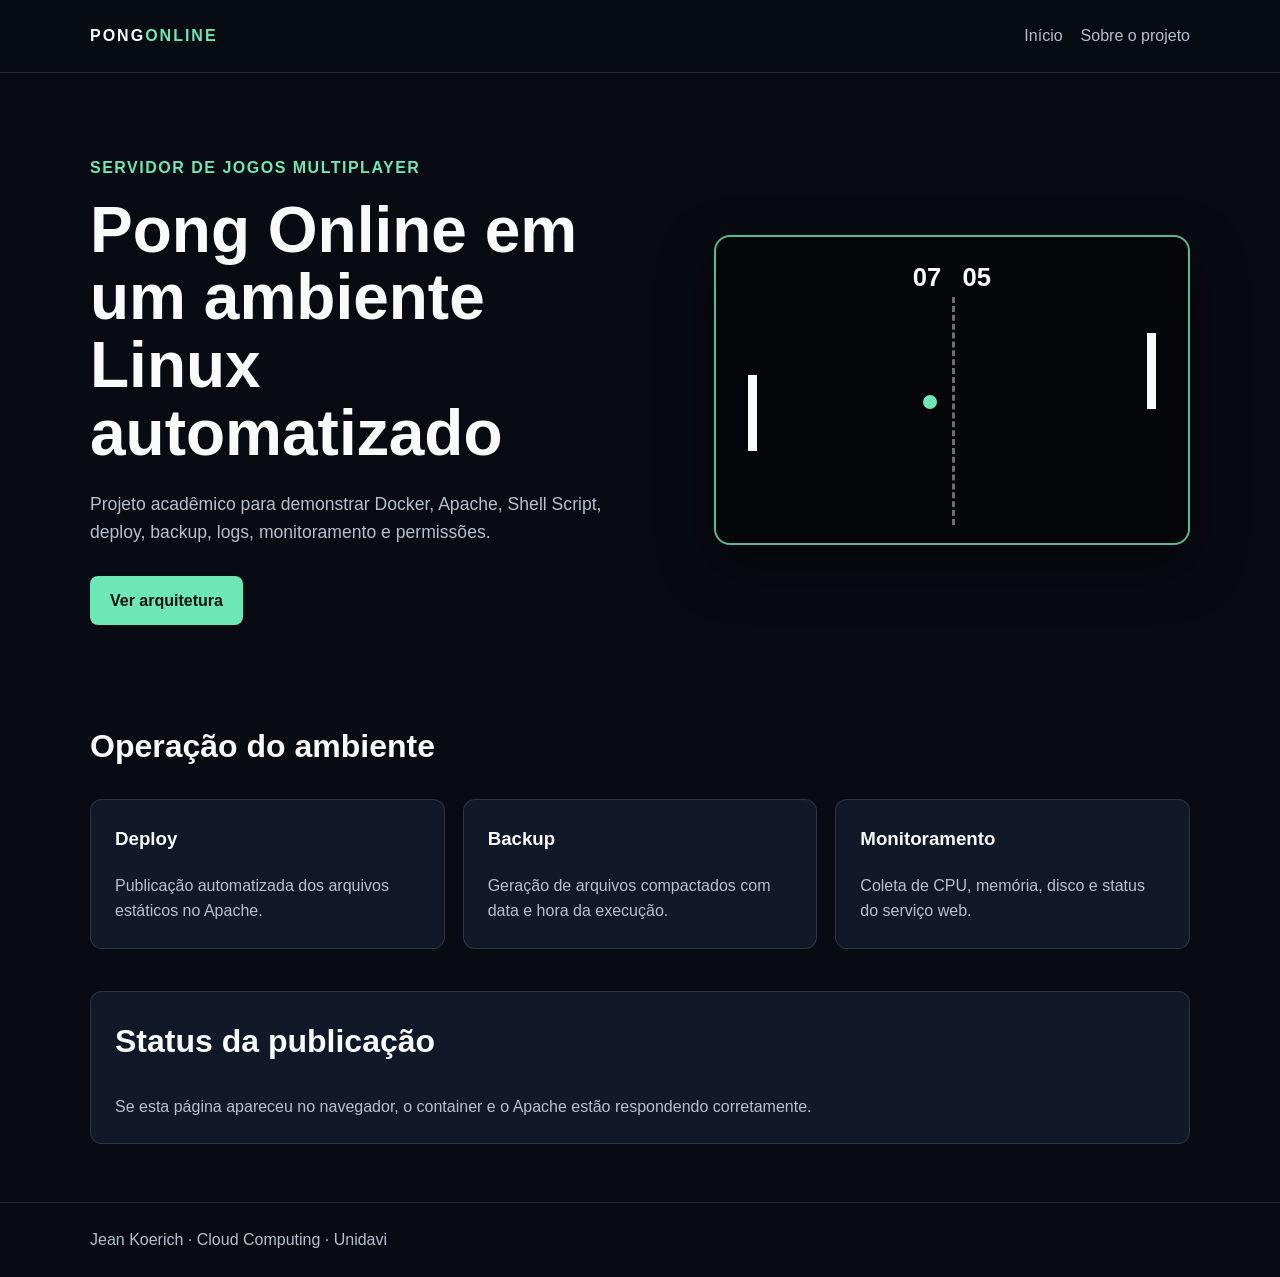
<file: source/index.html>
<!doctype html>
<html lang="pt-BR">
	<head>
		<meta charset="UTF-8" />
		<meta name="viewport" content="width=device-width, initial-scale=1.0" />
		<title>Pong Multiplayer | Ambiente Cloud</title>
		<link rel="stylesheet" href="assets/style.css" />
	</head>
	<body>
		<header class="topo">
			<div class="container navegacao">
				<a class="marca" href="index.html">PONG<span>ONLINE</span></a>
				<nav>
					<a href="index.html">Início</a>
					<a href="sobre.html">Sobre o projeto</a>
				</nav>
			</div>
		</header>

		<main>
			<section class="hero">
				<div class="container hero-grid">
					<div>
						<p class="tag">Servidor de jogos multiplayer</p>
						<h1>Pong Online em um ambiente Linux automatizado</h1>
						<p class="descricao">
							Projeto acadêmico para demonstrar Docker, Apache, Shell Script, deploy,
							backup, logs, monitoramento e permissões.
						</p>
						<a class="botao" href="sobre.html">Ver arquitetura</a>
					</div>
					<div class="painel-jogo" aria-label="Representação visual do Pong">
						<span class="placar">07&nbsp;&nbsp;&nbsp;05</span>
						<span class="linha"></span>
						<span class="raquete esquerda"></span>
						<span class="bola"></span>
						<span class="raquete direita"></span>
					</div>
				</div>
			</section>

			<section class="container secao">
				<h2>Operação do ambiente</h2>
				<div class="cards">
					<article class="card">
						<h3>Deploy</h3>
						<p>Publicação automatizada dos arquivos estáticos no Apache.</p>
					</article>
					<article class="card">
						<h3>Backup</h3>
						<p>Geração de arquivos compactados com data e hora da execução.</p>
					</article>
					<article class="card">
						<h3>Monitoramento</h3>
						<p>Coleta de CPU, memória, disco e status do serviço web.</p>
					</article>
				</div>
			</section>

			<section class="container secao destaque">
				<h2>Status da publicação</h2>
				<p>
					Se esta página apareceu no navegador, o container e o Apache estão
					respondendo corretamente.
				</p>
			</section>
		</main>

		<footer>
			<div class="container">Jean Koerich · Cloud Computing · Unidavi</div>
		</footer>
	</body>
</html>
</file>
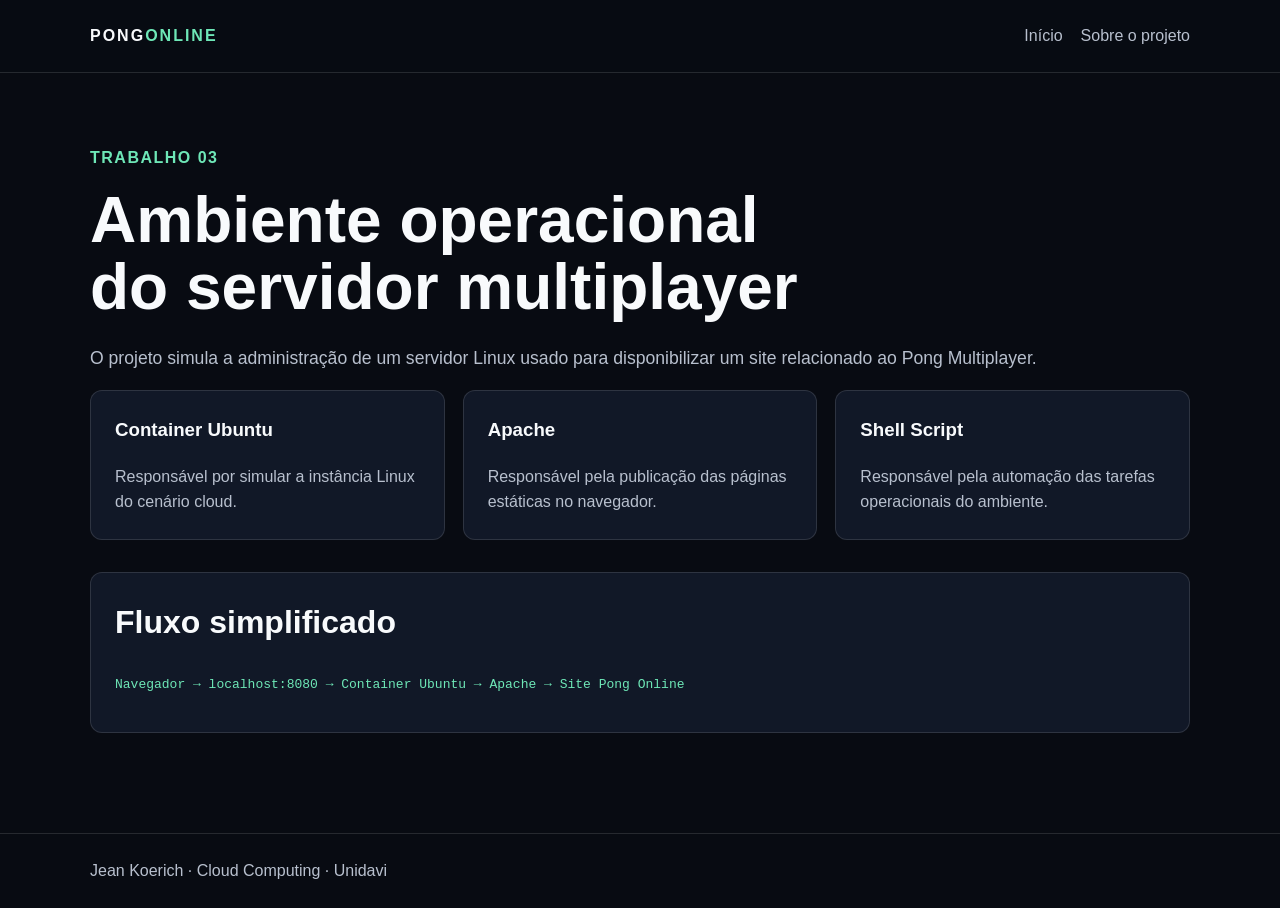
<file: source/sobre.html>
<!doctype html>
<html lang="pt-BR">
	<head>
		<meta charset="UTF-8" />
		<meta name="viewport" content="width=device-width, initial-scale=1.0" />
		<title>Sobre | Pong Multiplayer</title>
		<link rel="stylesheet" href="assets/style.css" />
	</head>
	<body>
		<header class="topo">
			<div class="container navegacao">
				<a class="marca" href="index.html">PONG<span>ONLINE</span></a>
				<nav>
					<a href="index.html">Início</a>
					<a href="sobre.html">Sobre o projeto</a>
				</nav>
			</div>
		</header>

		<main class="container secao pagina-interna">
			<p class="tag">Trabalho 03</p>
			<h1>Ambiente operacional do servidor multiplayer</h1>
			<p class="descricao">
				O projeto simula a administração de um servidor Linux usado para
				disponibilizar um site relacionado ao Pong Multiplayer.
			</p>

			<div class="cards">
				<article class="card">
					<h3>Container Ubuntu</h3>
					<p>Responsável por simular a instância Linux do cenário cloud.</p>
				</article>
				<article class="card">
					<h3>Apache</h3>
					<p>Responsável pela publicação das páginas estáticas no navegador.</p>
				</article>
				<article class="card">
					<h3>Shell Script</h3>
					<p>Responsável pela automação das tarefas operacionais do ambiente.</p>
				</article>
			</div>

			<section class="destaque bloco-texto">
				<h2>Fluxo simplificado</h2>
				<pre>
Navegador → localhost:8080 → Container Ubuntu → Apache → Site Pong Online</pre
				>
			</section>
		</main>

		<footer>
			<div class="container">Jean Koerich · Cloud Computing · Unidavi</div>
		</footer>
	</body>
</html>
</file>
<file: source/assets/style.css>
:root {
  --fundo: #080b12;
  --painel: #111827;
  --painel-claro: #172033;
  --texto: #f8fafc;
  --texto-secundario: #b8c0ce;
  --destaque: #6ee7b7;
  --borda: rgba(255, 255, 255, 0.12);
}

* {
  box-sizing: border-box;
}

body {
  margin: 0;
  background: var(--fundo);
  color: var(--texto);
  font-family: Arial, Helvetica, sans-serif;
  line-height: 1.6;
}

.container {
  width: min(1100px, 90%);
  margin: 0 auto;
}

.topo {
  border-bottom: 1px solid var(--borda);
  background: rgba(8, 11, 18, 0.95);
}

.navegacao {
  min-height: 72px;
  display: flex;
  align-items: center;
  justify-content: space-between;
  gap: 20px;
}

.marca {
  color: var(--texto);
  font-weight: 800;
  letter-spacing: 2px;
  text-decoration: none;
}

.marca span {
  color: var(--destaque);
}

nav {
  display: flex;
  gap: 18px;
}

nav a {
  color: var(--texto-secundario);
  text-decoration: none;
}

nav a:hover {
  color: var(--destaque);
}

.hero {
  padding: 82px 0 54px;
}

.hero-grid {
  display: grid;
  grid-template-columns: 1.2fr 1fr;
  align-items: center;
  gap: 52px;
}

h1, h2, h3, p {
  margin-top: 0;
}

h1 {
  max-width: 760px;
  font-size: clamp(2.2rem, 5vw, 4.3rem);
  line-height: 1.06;
  margin-bottom: 22px;
}

h2 {
  font-size: 2rem;
}

.tag {
  color: var(--destaque);
  font-weight: 700;
  letter-spacing: 1.5px;
  text-transform: uppercase;
}

.descricao {
  color: var(--texto-secundario);
  font-size: 1.1rem;
}

.botao {
  display: inline-block;
  margin-top: 12px;
  padding: 12px 20px;
  border-radius: 8px;
  background: var(--destaque);
  color: #07130f;
  font-weight: 700;
  text-decoration: none;
}

.painel-jogo {
  position: relative;
  min-height: 310px;
  overflow: hidden;
  border: 2px solid rgba(110, 231, 183, 0.8);
  border-radius: 16px;
  background: #030508;
  box-shadow: 0 20px 55px rgba(0, 0, 0, 0.45);
}

.placar {
  position: absolute;
  top: 20px;
  left: 50%;
  transform: translateX(-50%);
  font-size: 1.6rem;
  font-weight: 700;
}

.linha {
  position: absolute;
  top: 60px;
  bottom: 18px;
  left: 50%;
  border-left: 3px dashed rgba(255, 255, 255, 0.42);
}

.raquete {
  position: absolute;
  width: 9px;
  height: 76px;
  background: var(--texto);
}

.esquerda {
  left: 32px;
  top: 138px;
}

.direita {
  right: 32px;
  top: 96px;
}

.bola {
  position: absolute;
  top: 158px;
  left: 44%;
  width: 14px;
  height: 14px;
  border-radius: 50%;
  background: var(--destaque);
}

.secao {
  padding: 42px 0;
}

.cards {
  display: grid;
  grid-template-columns: repeat(3, 1fr);
  gap: 18px;
}

.card, .destaque {
  border: 1px solid var(--borda);
  border-radius: 12px;
  background: var(--painel);
}

.card {
  padding: 24px;
}

.card p, .destaque p {
  margin-bottom: 0;
  color: var(--texto-secundario);
}

.destaque {
  margin-bottom: 58px;
  padding: 24px;
}

.pagina-interna {
  min-height: calc(100vh - 144px);
  padding-top: 72px;
}

.bloco-texto {
  margin-top: 32px;
}

pre {
  overflow-x: auto;
  color: var(--destaque);
}

footer {
  padding: 24px 0;
  border-top: 1px solid var(--borda);
  color: var(--texto-secundario);
}

@media (max-width: 800px) {
  .hero-grid, .cards {
    grid-template-columns: 1fr;
  }

  .hero {
    padding-top: 54px;
  }

  .navegacao {
    align-items: flex-start;
    flex-direction: column;
    justify-content: center;
    padding: 14px 0;
  }
}
</file>
